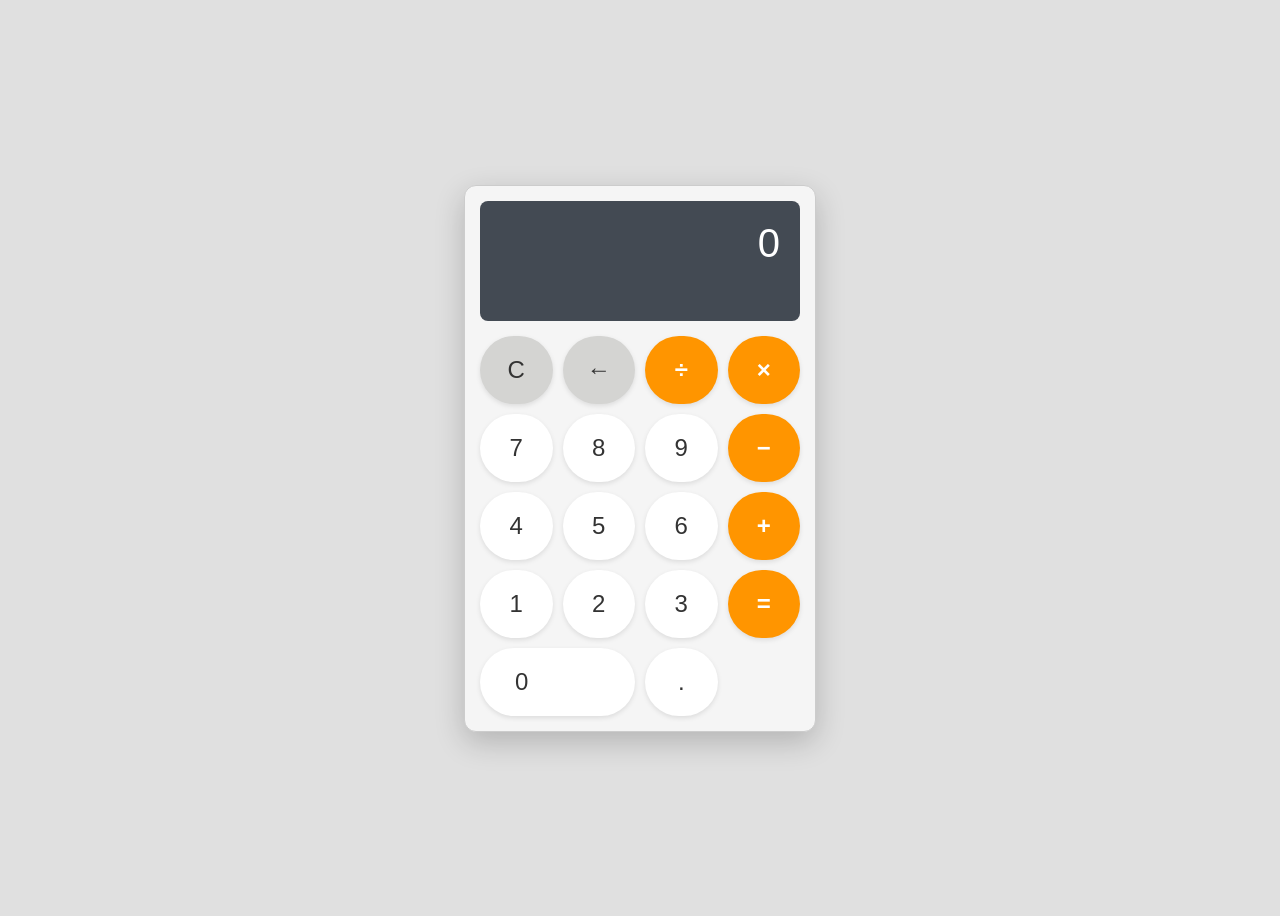
<file: Calculator/index.html>
<!DOCTYPE html>
<html lang="en">
<head>
    <meta charset="UTF-8">
    <meta name="viewport" content="width=device-width, initial-scale=1.0">
    <title>Simple JS Calculator</title>
    <link rel="stylesheet" href="styles.css">
</head>
<body>

    <div class="calculator">
        <div id="display">0</div>
        
        <div class="buttons">
            <button class="utility" onclick="clearDisplay()">C</button>
            <button class="utility" onclick="deleteLast()">←</button>
            <button class="operator" onclick="appendOperator('/')">÷</button>
            <button class="operator" onclick="appendOperator('*')">×</button>
            
            <button class="number" onclick="appendNumber('7')">7</button>
            <button class="number" onclick="appendNumber('8')">8</button>
            <button class="number" onclick="appendNumber('9')">9</button>
            <button class="operator" onclick="appendOperator('-')">−</button>
            
            <button class="number" onclick="appendNumber('4')">4</button>
            <button class="number" onclick="appendNumber('5')">5</button>
            <button class="number" onclick="appendNumber('6')">6</button>
            <button class="operator" onclick="appendOperator('+')">+</button>

            <button class="number" onclick="appendNumber('1')">1</button>
            <button class="number" onclick="appendNumber('2')">2</button>
            <button class="number" onclick="appendNumber('3')">3</button>
            <button id="equals" onclick="calculate()">=</button>

            <button id="zero" class="number" onclick="appendNumber('0')">0</button>
            <button id="decimal" class="number" onclick="appendNumber('.')">.</button>
        </div>
    </div>

    <script src="script.js"></script>
</body>
</html>
</file>
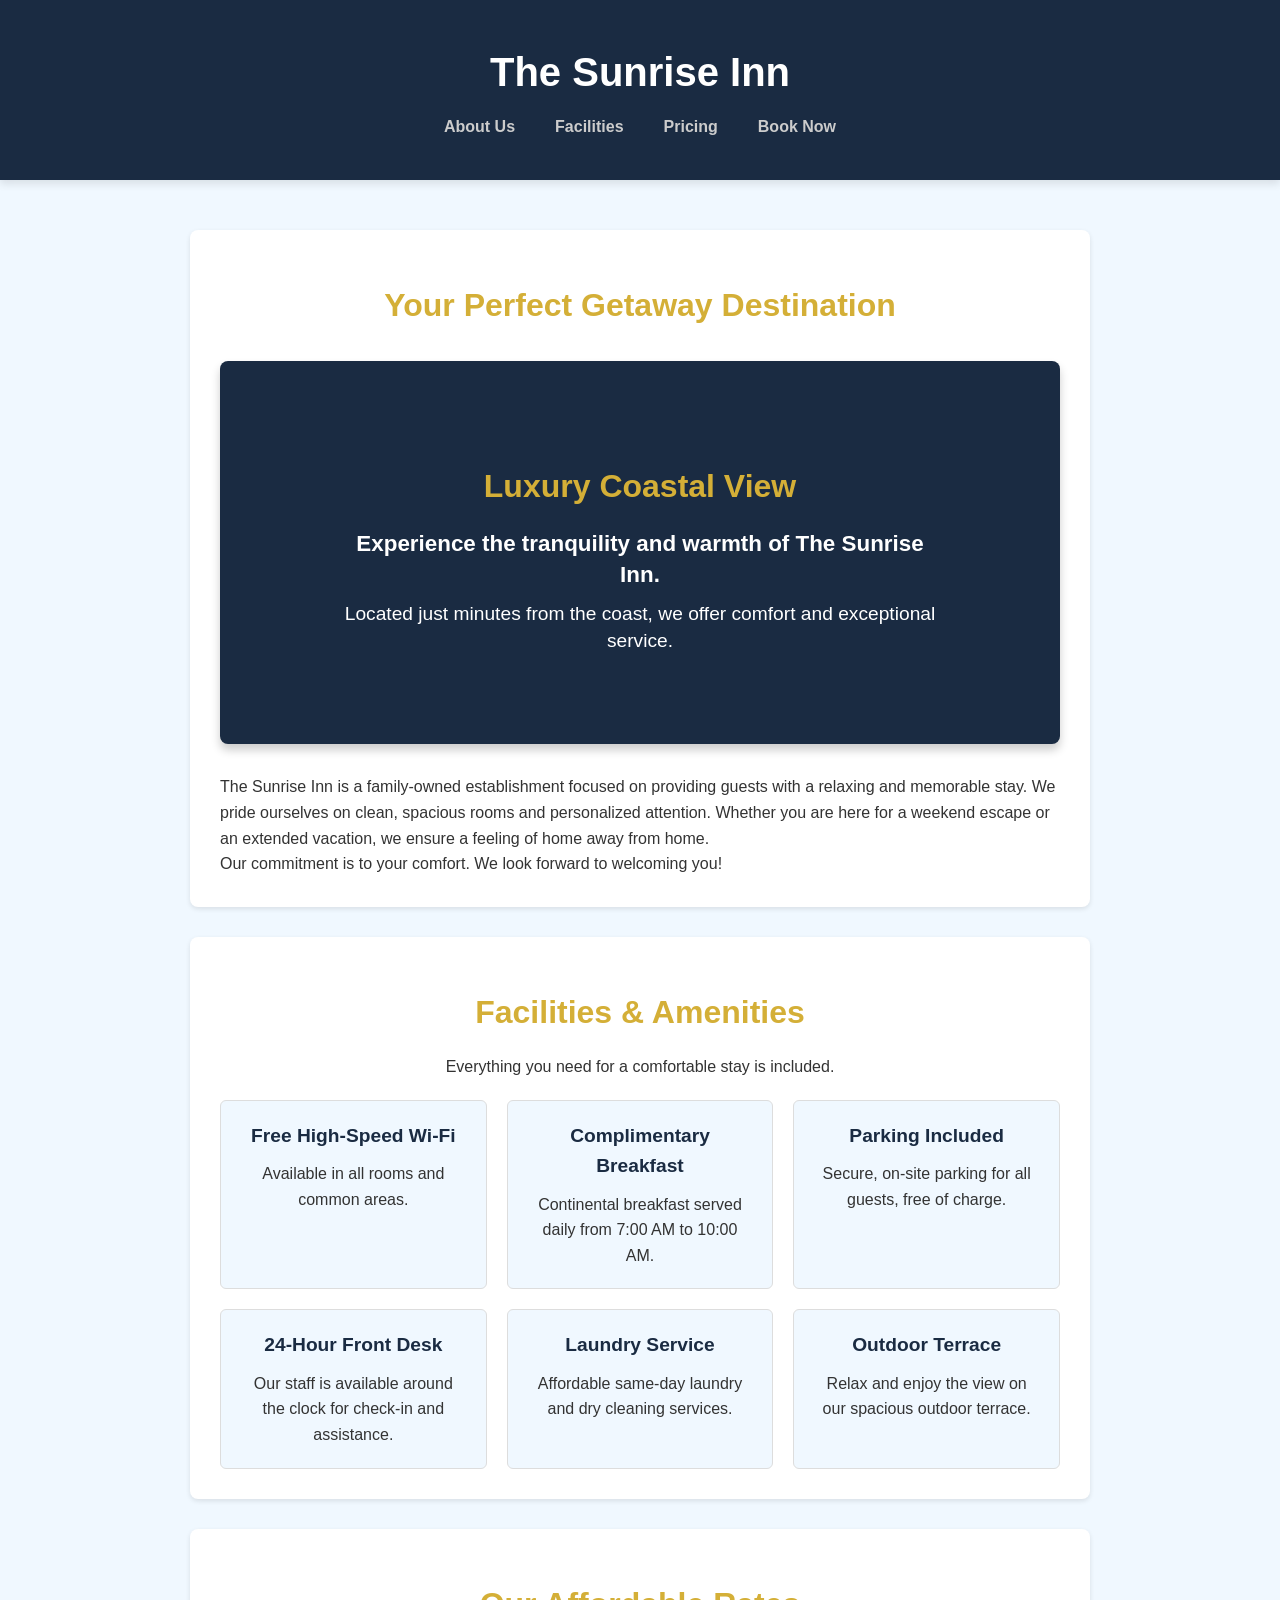
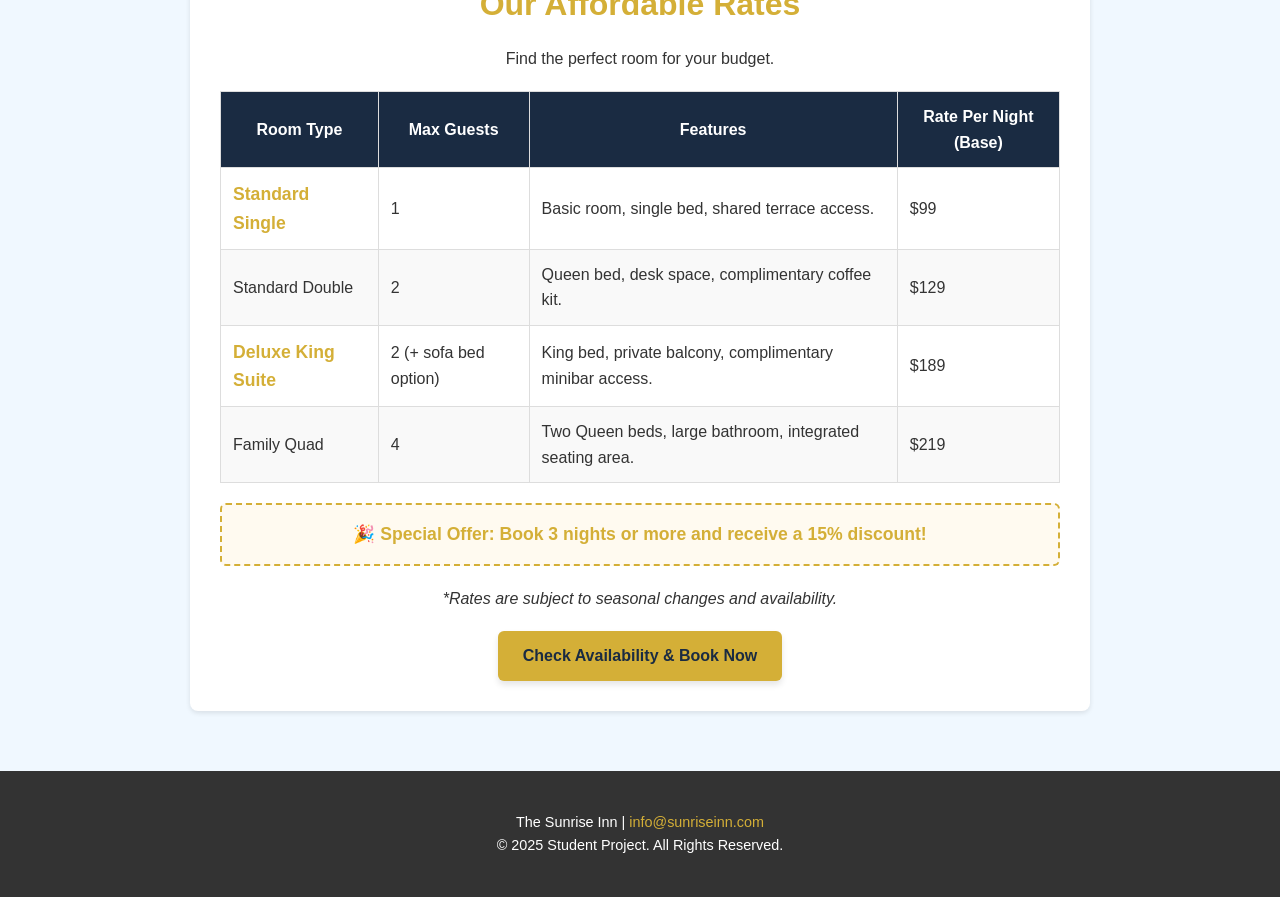
<file: Landing Page/index.html>
<!DOCTYPE html>
<html lang="en">
<head>
    <meta charset="UTF-8">
    <meta name="viewport" content="width=device-width, initial-scale=1.0">
    <title>The Sunrise Inn</title>
    
    <link rel="stylesheet" href="styles.css">
</head>
<body>

    <header>
        <div class="container">
            <h1>The Sunrise Inn</h1>
            <nav>
                <ul>
                    <li><a href="#info">About Us</a></li>
                    <li><a href="#facilities">Facilities</a></li>
                    <li><a href="#pricing">Pricing</a></li>
                    <li><a href="#book">Book Now</a></li>
                </ul>
            </nav>
        </div>
    </header>

    <div class="container">
        
        
        <section id="info" class="content-section">
            <h2>Your Perfect Getaway Destination</h2>
            
            
            <div id="hero-intro">
                <div class="hero-text-content">
                    <h2>Luxury Coastal View</h2>
                    <p style="font-size: 1.4em; font-weight: bold;">Experience the tranquility and warmth of The Sunrise Inn.</p>
                    <p>Located just minutes from the coast, we offer comfort and exceptional service.</p>
                </div>
            </div>
            
            <p style="margin-top: 30px;">
                The Sunrise Inn is a family-owned establishment focused on providing guests with a relaxing and memorable stay. We pride ourselves on clean, spacious rooms and personalized attention. Whether you are here for a weekend escape or an extended vacation, we ensure a feeling of home away from home.
            </p>
            <p>
                Our commitment is to your comfort. We look forward to welcoming you!
            </p>
        </section>

        
        <section id="facilities" class="content-section">
            <h2>Facilities & Amenities</h2>
            <p style="text-align: center; margin-top: 15px;">Everything you need for a comfortable stay is included.</p>

            <div class="facility-grid">
                
                <div class="facility-item">
                    <h3>Free High-Speed Wi-Fi</h3>
                    <p>Available in all rooms and common areas.</p>
                </div>

                <div class="facility-item">
                    <h3>Complimentary Breakfast</h3>
                    <p>Continental breakfast served daily from 7:00 AM to 10:00 AM.</p>
                </div>

                <div class="facility-item">
                    <h3>Parking Included</h3>
                    <p>Secure, on-site parking for all guests, free of charge.</p>
                </div>

                <div class="facility-item">
                    <h3>24-Hour Front Desk</h3>
                    <p>Our staff is available around the clock for check-in and assistance.</p>
                </div>
                
                <div class="facility-item">
                    <h3>Laundry Service</h3>
                    <p>Affordable same-day laundry and dry cleaning services.</p>
                </div>

                <div class="facility-item">
                    <h3>Outdoor Terrace</h3>
                    <p>Relax and enjoy the view on our spacious outdoor terrace.</p>
                </div>

            </div>
        </section>

        
        <section id="pricing" class="content-section">
            <h2>Our Affordable Rates</h2>
            <p style="text-align: center; margin-top: 15px;">Find the perfect room for your budget.</p>

            <table class="pricing-table">
                <thead>
                    <tr>
                        <th>Room Type</th>
                        <th>Max Guests</th>
                        <th>Features</th>
                        <th>Rate Per Night (Base)</th>
                    </tr>
                </thead>
                <tbody>
                    <tr>
                        <td class="pricing-highlight">Standard Single</td>
                        <td>1</td>
                        <td>Basic room, single bed, shared terrace access.</td>
                        <td>$99</td>
                    </tr>
                    <tr>
                        <td>Standard Double</td>
                        <td>2</td>
                        <td>Queen bed, desk space, complimentary coffee kit.</td>
                        <td>$129</td>
                    </tr>
                    <tr>
                        <td class="pricing-highlight">Deluxe King Suite</td>
                        <td>2 (+ sofa bed option)</td>
                        <td>King bed, private balcony, complimentary minibar access.</td>
                        <td>$189</td>
                    </tr>
                    <tr>
                        <td>Family Quad</td>
                        <td>4</td>
                        <td>Two Queen beds, large bathroom, integrated seating area.</td>
                        <td>$219</td>
                    </tr>
                </tbody>
            </table>
            
            
            <div class="special-offer">
                <p class="pricing-highlight" style="font-size: 1.1em; text-align: center;">🎉 Special Offer: Book 3 nights or more and receive a 15% discount!</p>
            </div>

            <p style="text-align: center; margin-top: 20px; font-style: italic;">
                *Rates are subject to seasonal changes and availability.
            </p>

            <div style="text-align: center;">
                <a href="#book" class="btn-cta">Check Availability & Book Now</a>
            </div>
        </section>

    </div>

    
    <footer id="book">
        <div class="container">
            <p>The Sunrise Inn | <a href="mailto:info@sunriseinn.com">info@sunriseinn.com</a></p>
            <p>&copy; 2025 Student Project. All Rights Reserved.</p>
        </div>
    </footer>

</body>
</html>
</file>
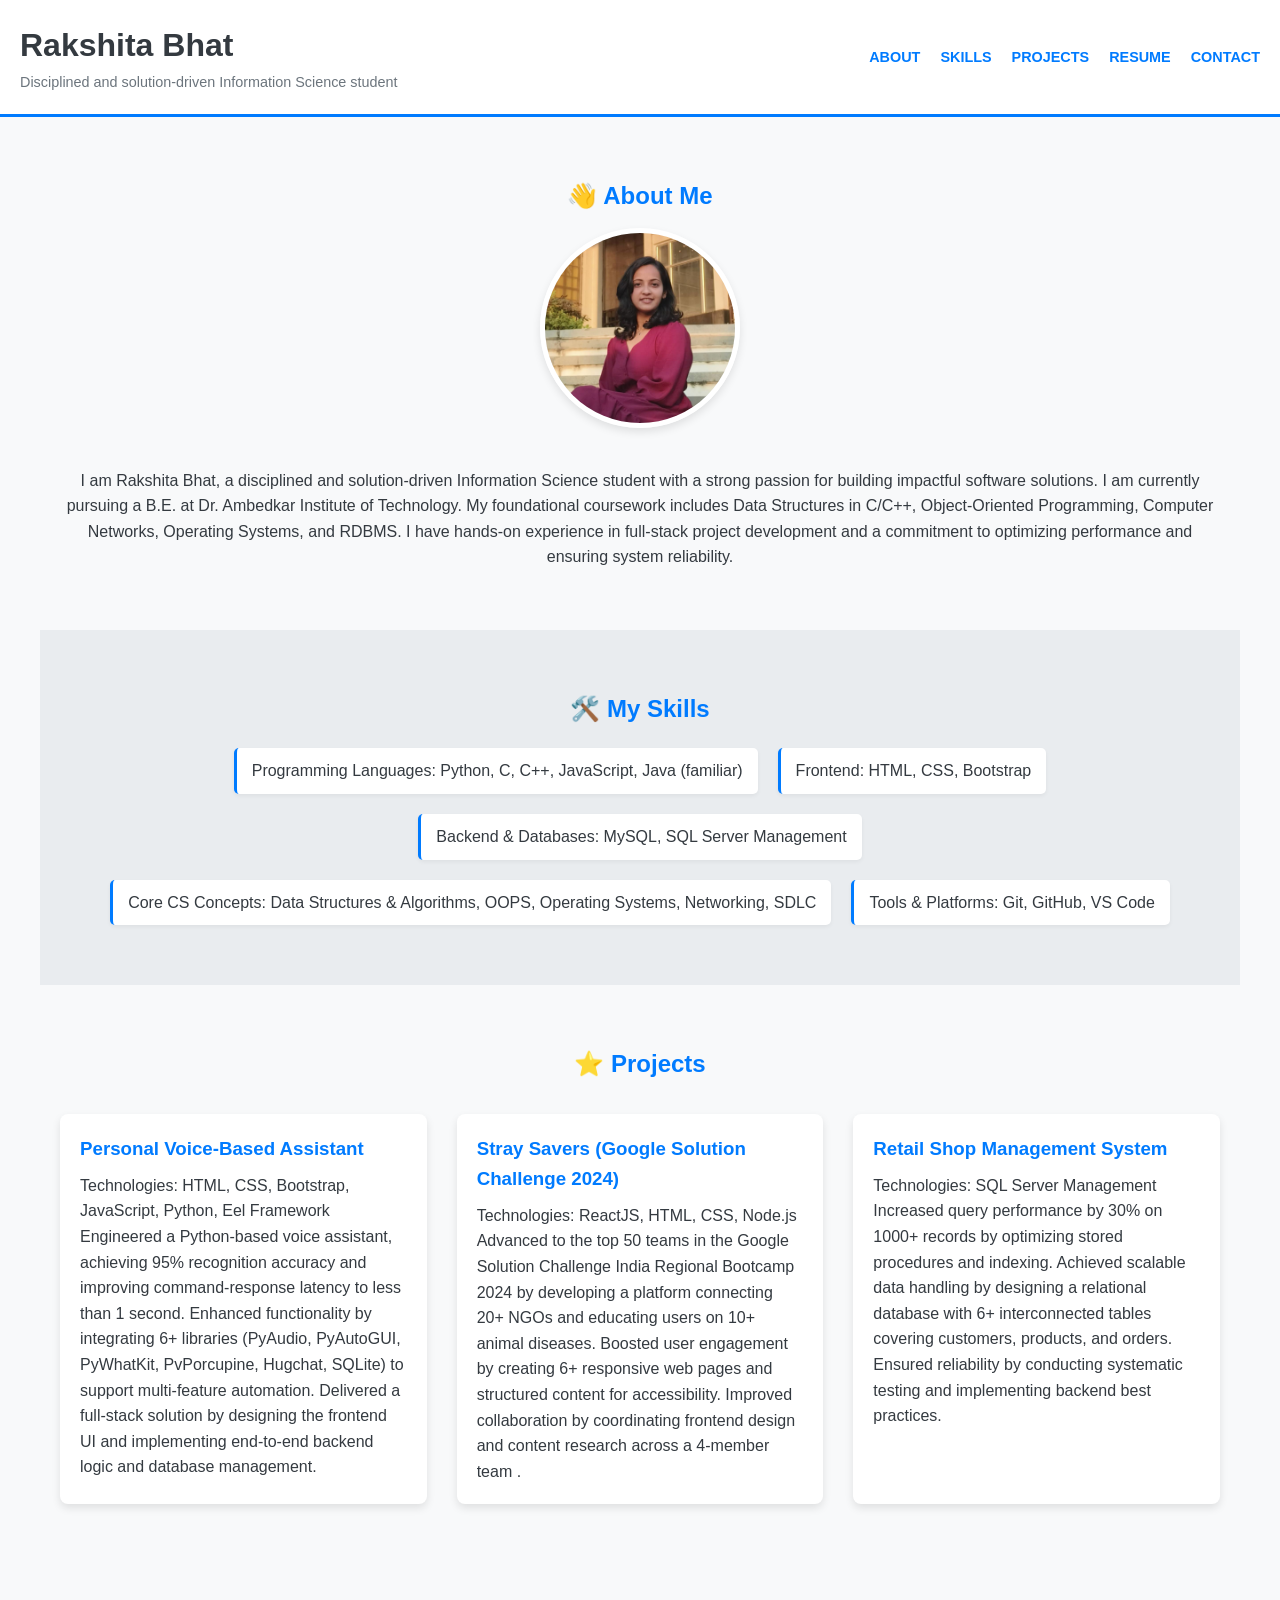
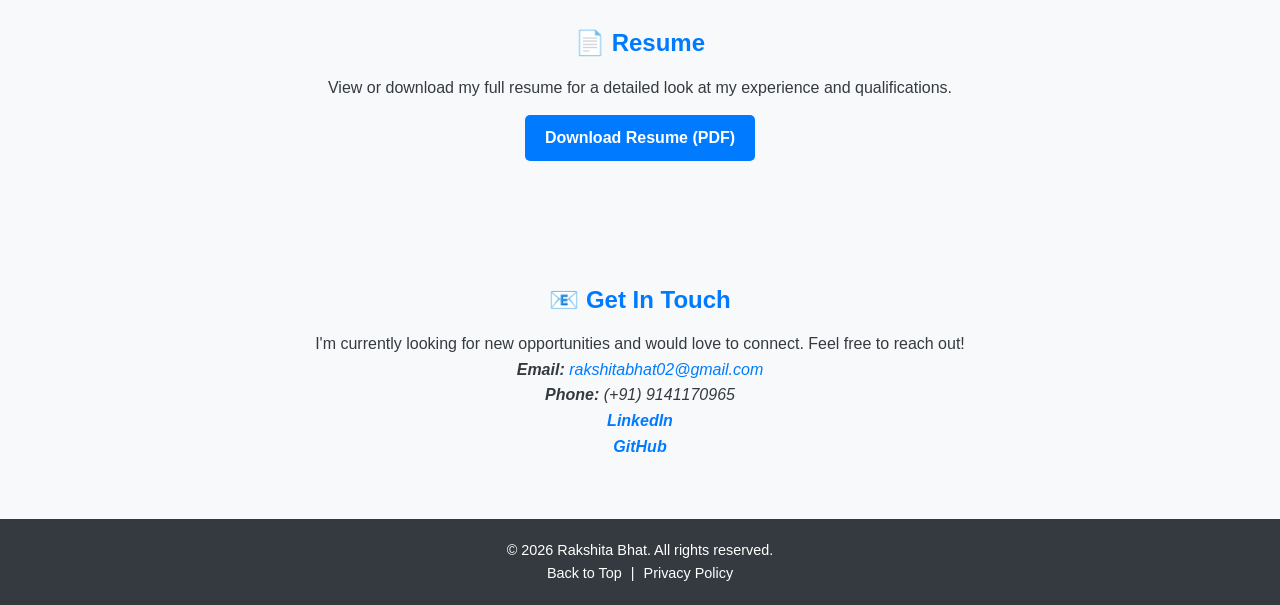
<file: Portfolio/index.html>
<!DOCTYPE html>
<html lang="en">
<head>
    <meta charset="UTF-8">
    <meta name="viewport" content="width=device-width, initial-scale=1.0">
    <title>Rakshita Bhat | Portfolio</title>
    <link rel="stylesheet" href="styles.css">
</head>
<body>

    <header id="home">
        <div class="header-content">
            <h1>Rakshita Bhat</h1>
            <p class="tagline">Disciplined and solution-driven Information Science student</p>
        </div>
        <nav>
            <ul>
                <li><a href="#about">About</a></li>
                <li><a href="#skills">Skills</a></li>
                <li><a href="#projects">Projects</a></li>
                <li><a href="#resume">Resume</a></li>
                <li><a href="#contact">Contact</a></li>
            </ul>
        </nav>
    </header>

    

    <section id="about" class="section-padding">
        <h2>👋 About Me</h2>
        <div class="about-content">
            <img src="ProfilePhoto.jpg" alt="A photo of Rakshita Bhat" class="profile-img">
            <p>
                I am Rakshita Bhat, a disciplined and solution-driven Information Science student with a strong passion for building impactful software solutions. I am currently pursuing a B.E. at Dr. Ambedkar Institute of Technology. My foundational coursework includes Data Structures in C/C++, Object-Oriented Programming, Computer Networks, Operating Systems, and RDBMS. I have hands-on experience in full-stack project development and a commitment to optimizing performance and ensuring system reliability.
            </p>
        </div>
    </section>

 

    <section id="skills" class="section-padding">
        <h2>🛠️ My Skills</h2>
        <div class="skills-list">
            <ul>
                <li>Programming Languages: Python, C, C++, JavaScript, Java (familiar) </li>
                <li>Frontend: HTML, CSS, Bootstrap </li>
                <li>Backend & Databases: MySQL, SQL Server Management </li>
                <li>Core CS Concepts: Data Structures & Algorithms, OOPS, Operating Systems, Networking, SDLC </li>
                <li>Tools & Platforms: Git, GitHub, VS Code </li>
            </ul>
        </div>
    </section>

    

    <section id="projects" class="section-padding">
        <h2>⭐ Projects</h2>
<div class="projects-container">
        <div class="project-card">
            <h3>Personal Voice-Based Assistant</h3>
            <p>
                Technologies: HTML, CSS, Bootstrap, JavaScript, Python, Eel Framework 
            </p>
            <p>
                Engineered a Python-based voice assistant, achieving 95% recognition accuracy and improving command-response latency to less than 1 second. Enhanced functionality by integrating 6+ libraries (PyAudio, PyAutoGUI, PyWhatKit, PvPorcupine, Hugchat, SQLite) to support multi-feature automation. Delivered a full-stack solution by designing the frontend UI and implementing end-to-end backend logic and database management.
            </p>
        </div>

        <div class="project-card">
            <h3>Stray Savers (Google Solution Challenge 2024)</h3>
            <p>
                Technologies: ReactJS, HTML, CSS, Node.js 
            </p>
            <p>
                Advanced to the top 50 teams in the Google Solution Challenge India Regional Bootcamp 2024 by developing a platform connecting 20+ NGOs and educating users on 10+ animal diseases. Boosted user engagement by creating 6+ responsive web pages and structured content for accessibility. Improved collaboration by coordinating frontend design and content research across a 4-member team .
            </p>
         </div>
        
        <div class="project-card">
            <h3>Retail Shop Management System</h3>
            <p>
                Technologies: SQL Server Management 
            </p>
            <p>
                Increased query performance by 30% on 1000+ records by optimizing stored procedures and indexing. Achieved scalable data handling by designing a relational database with 6+ interconnected tables covering customers, products, and orders. Ensured reliability by conducting systematic testing and implementing backend best practices.
            </p>
            
        </div>
        </div>
    </section>

  

    <section id="resume" class="section-padding">
        <h2>📄 Resume</h2>
        <p>
            View or download my full resume for a detailed look at my experience and qualifications.
        </p>
        <a href="RakshitaBhat .pdf" download class="button">Download Resume (PDF)</a>
    </section>



    <section id="contact" class="section-padding">
        <h2>📧 Get In Touch</h2>
        <p>I'm currently looking for new opportunities and would love to connect. Feel free to reach out!</p>
        <address>
            <p><strong>Email:</strong> <a href="mailto:rakshitabhat02@gmail.com">rakshitabhat02@gmail.com</a></p>
            <p><strong>Phone:</strong> (+91) 9141170965 </p>
            <p> <a href="https://www.linkedin.com/in/rakshita-bhat-8b3059270/" target="_blank"><strong>LinkedIn</strong></a> </p>
            <p> <a href="https://github.com/rakshita-bhat" target="_blank"><strong>GitHub</strong></a></p>
        </address>
    </section>


    <footer>
        <div class="footer-content">
            <p>&copy; <span id="current-year">2025</span> Rakshita Bhat. All rights reserved.</p>
            <div class="footer-links">
                <a href="#home">Back to Top</a> |
                <a href="[Link to Privacy Policy]">Privacy Policy</a>
            </div>
        </div>
    </footer>
    
    <script>
        document.getElementById('current-year').textContent = new Date().getFullYear();
    </script>

</body>
</html>
</file>
<file: Calculator/styles.css>
:root {
    --bg-color: #e0e0e0;
    --calc-bg: #f5f5f5;
    --display-bg: #434a53;
    --number-btn-color: #ffffff;
    --operator-btn-color: #ff9500;
    --other-btn-color: #d4d4d2;
    --text-color: #333;
    --font-family: 'Arial', sans-serif;
}

body {
    display: flex;
    justify-content: center;
    align-items: center;
    min-height: 100vh;
    background-color: var(--bg-color);
    font-family: var(--font-family);
}

.calculator {
    border: 1px solid #ccc;
    border-radius: 12px;
    box-shadow: 0 10px 30px rgba(0, 0, 0, 0.2);
    padding: 15px;
    background-color: var(--calc-bg);
    width: 320px;
}

#display {
    background-color: var(--display-bg);
    color: white;
    font-size: 2.5em;
    padding: 20px;
    text-align: right;
    border-radius: 8px;
    margin-bottom: 15px;
    height: 80px;
    overflow: hidden;
    white-space: nowrap;
}

.buttons {
    display: grid;
    grid-template-columns: repeat(4, 1fr);
    gap: 10px;
}

button {
    padding: 20px;
    font-size: 1.5em;
    border: none;
    border-radius: 50px;
    cursor: pointer;
    transition: background-color 0.2s, box-shadow 0.1s;
    color: var(--text-color);
    box-shadow: 0 2px 5px rgba(0, 0, 0, 0.1);
    user-select: none;
}

button:active {
    box-shadow: 0 1px 3px rgba(0, 0, 0, 0.2) inset;
    transform: translateY(1px);
}

.number, #decimal {
    background-color: var(--number-btn-color);
}

.operator, #equals {
    background-color: var(--operator-btn-color);
    color: white;
    font-weight: bold;
}

.operator:hover, #equals:hover {
    background-color: #cc7800;
}

.utility {
    background-color: var(--other-btn-color);
}

.utility:hover {
    background-color: #b8b8b6;
}

#zero {
    grid-column: span 2;
    border-radius: 50px;
    text-align: left;
    padding-left: 35px;
}
</file>
<file: Landing Page/styles.css>
:root {
    --primary-color: #d4af37;
    --secondary-color: #1a2b42;
    --text-color: #333;
    --background-color: #f0f8ff;
    --box-shadow: 0 2px 5px rgba(0, 0, 0, 0.1);
    --font-family: 'Verdana', sans-serif;
}

* {
    margin: 0;
    padding: 0;
    box-sizing: border-box;
}

body {
    font-family: var(--font-family);
    color: var(--text-color);
    line-height: 1.6;
    background-color: var(--background-color);
}

.container {
    width: 90%;
    max-width: 900px;
    margin: 0 auto;
    padding: 20px 0;
}

h1, h2, h3 {
    color: var(--primary-color);
    margin-bottom: 0.5em;
    text-align: center;
}

h2 {
    font-size: 2em;
    padding-top: 20px;
}

header {
    background-color: var(--secondary-color);
    color: white;
    padding: 20px 0;
    text-align: center;
    box-shadow: 0 4px 8px rgba(0, 0, 0, 0.1);
}

header h1 {
    color: white;
    font-size: 2.5em;
    margin-bottom: 10px;
}

nav ul {
    list-style: none;
    display: flex;
    justify-content: center;
    gap: 20px;
}

nav a {
    color: #ccc;
    text-decoration: none;
    font-weight: bold;
    padding: 5px 10px;
    border-radius: 4px;
    transition: color 0.3s;
}

nav a:hover {
    color: var(--primary-color);
}

.content-section {
    background-color: white;
    padding: 30px;
    border-radius: 8px;
    box-shadow: var(--box-shadow);
    margin-top: 30px;
}

#hero-intro {
    background-color: var(--secondary-color); 
    background-image: none; 
    
    color: white;
    text-align: center;
    padding: 80px 20px;
    border-radius: 8px;
    margin-top: 30px;
    box-shadow: 0 6px 10px rgba(0, 0, 0, 0.2);
    
    position: relative; 
    overflow: hidden; 
}

.hero-text-content {
    position: relative; 
    z-index: 2; 
    max-width: 600px; 
    margin: 0 auto; 
}

#hero-intro h3 {
    color: white;
    font-size: 1.8em;
    margin-bottom: 0.5em;
}

#hero-intro p {
    font-size: 1.2em;
    margin-bottom: 10px; 
    line-height: 1.4;
}

.facility-grid {
    display: grid;
    grid-template-columns: repeat(auto-fit, minmax(250px, 1fr));
    gap: 20px;
    margin-top: 20px;
}

.facility-item {
    background-color: var(--background-color);
    padding: 20px;
    border-radius: 6px;
    text-align: center;
    border: 1px solid #ddd;
}

.facility-item h3 {
    color: var(--secondary-color);
    font-size: 1.2em;
}

.pricing-table {
    width: 100%;
    border-collapse: collapse;
    margin-top: 20px;
}

.pricing-table th, .pricing-table td {
    border: 1px solid #ddd;
    padding: 12px;
    text-align: left;
}

.pricing-table th {
    background-color: var(--secondary-color);
    color: white;
    font-weight: bold;
    text-align: center;
}

.pricing-table tr:nth-child(even) {
    background-color: #f9f9f9;
}

.pricing-highlight {
    font-weight: bold;
    color: var(--primary-color);
    font-size: 1.1em;
}

.special-offer {
    margin-top: 20px;
    padding: 15px;
    border: 2px dashed var(--primary-color);
    background-color: #fffaf0;
    border-radius: 6px;
}


.btn-cta {
    display: inline-block;
    background-color: var(--primary-color);
    color: var(--secondary-color);
    padding: 12px 25px;
    border-radius: 6px;
    text-decoration: none;
    font-weight: bold;
    margin-top: 20px;
    transition: background-color 0.3s;
    box-shadow: 0 4px 6px rgba(0, 0, 0, 0.1);
}

.btn-cta:hover {
    background-color: #e6b800;
}

footer {
    background-color: var(--text-color);
    color: white;
    text-align: center;
    padding: 20px 0;
    margin-top: 40px;
    font-size: 0.9em;
}

footer a {
    color: var(--primary-color);
    text-decoration: none;
}

@media (max-width: 600px) {
    header h1 {
        font-size: 2em;
    }
    nav ul {
        flex-wrap: wrap;
    }
    .pricing-table, .facility-grid {
        overflow-x: auto; 
    }
    
    #hero-intro p {
        font-size: 1em; 
    }
}
</file>
<file: Portfolio/styles.css>
:root {
    --primary-color: #007bff;
    --secondary-color: #6c757d;
    --background-color: #f8f9fa;
    --text-color: #343a40;
    --card-background: #ffffff;
    --font-family: 'Arial', sans-serif;
    --section-padding: 60px 20px;
}

* {
    margin: 0;
    padding: 0;
    box-sizing: border-box;
}

body {
    font-family: var(--font-family);
    line-height: 1.6;
    color: var(--text-color);
    background-color: var(--background-color);
    scroll-behavior: smooth;
}

h1, h2, h3 {
    margin-bottom: 0.5em;
    color: var(--primary-color);
}

a {
    color: var(--primary-color);
    text-decoration: none;
    transition: color 0.3s ease;
}

a:hover {
    color: #0056b3;
}

.section-padding {
    padding: var(--section-padding);
    max-width: 1200px;
    margin: 0 auto;
}

header {
    background-color: var(--card-background);
    padding: 20px;
    border-bottom: 3px solid var(--primary-color);
    display: flex;
    justify-content: space-between;
    align-items: center;
    position: sticky;
    top: 0;
    z-index: 1000;
}

header h1 {
    color: var(--text-color);
    margin: 0;
}

.tagline {
    font-size: 0.9em;
    color: var(--secondary-color);
}

nav ul {
    list-style: none;
    display: flex;
}

nav ul li {
    margin-left: 20px;
}

nav a {
    text-transform: uppercase;
    font-weight: bold;
    font-size: 0.9em;
}

#about {
    text-align: center;
}

.profile-img {
    width: 200px;
    height: 200px;
    border-radius: 50%;
    object-fit: cover;
    margin-bottom: 20px;
    border: 5px solid var(--card-background);
    box-shadow: 0 4px 8px rgba(0, 0, 0, 0.1);
}

.about-content {
    display: flex;
    flex-direction: column;
    align-items: center;
    gap: 20px;
}

#skills {
    background-color: #e9ecef;
    text-align: center;
}

.skills-list ul {
    list-style: none;
    display: flex;
    flex-wrap: wrap;
    justify-content: center;
    gap: 20px;
    margin-top: 20px;
}

.skills-list li {
    background-color: var(--card-background);
    padding: 10px 15px;
    border-radius: 5px;
    box-shadow: 0 2px 4px rgba(0, 0, 0, 0.05);
    font-weight: 500;
    border-left: 3px solid var(--primary-color);
}

#projects {
    text-align: center; 
}

#projects h2 {
    margin-bottom: 30px; 
}

.projects-container {
    display: grid;
    grid-template-columns: repeat(3, 1fr); 
    gap: 30px;
}

.project-card {
    background-color: var(--card-background);
    padding: 20px;
    border-radius: 8px;
    box-shadow: 0 4px 8px rgba(0, 0, 0, 0.1);
    transition: transform 0.3s ease;
    
    display: flex; 
    flex-direction: column; 
    height: 100%; 
    
    text-align: left; 
}

.project-card:hover {
    transform: translateY(-5px);
}

.project-img {
    width: 100%;
    height: auto;
    border-radius: 5px;
    margin-bottom: 15px;
}

#resume, #contact {
    text-align: center;
}

.button {
    display: inline-block;
    background-color: var(--primary-color);
    color: white;
    padding: 10px 20px;
    border-radius: 5px;
    margin-top: 15px;
    font-weight: bold;
}

.button:hover {
    background-color: #0056b3;
    color: white;
}

footer {
    background-color: var(--text-color);
    color: white;
    text-align: center;
    padding: 20px;
    font-size: 0.9em;
}

footer a {
    color: white;
    margin: 0 5px;
}

@media (max-width: 992px) {
    .projects-container {
        grid-template-columns: repeat(2, 1fr);
    }
}

@media (max-width: 768px) {
    header {
        flex-direction: column;
        text-align: center;
    }

    nav ul {
        margin-top: 10px;
        flex-direction: column;
        gap: 10px;
        align-items: center;
    }

    nav ul li {
        margin-left: 0;
    }

    .about-content {
        flex-direction: column;
    }

    .skills-list ul {
        flex-direction: column;
        align-items: center;
    }
    
    .projects-container {
        grid-template-columns: 1fr;
    }
}
</file>
